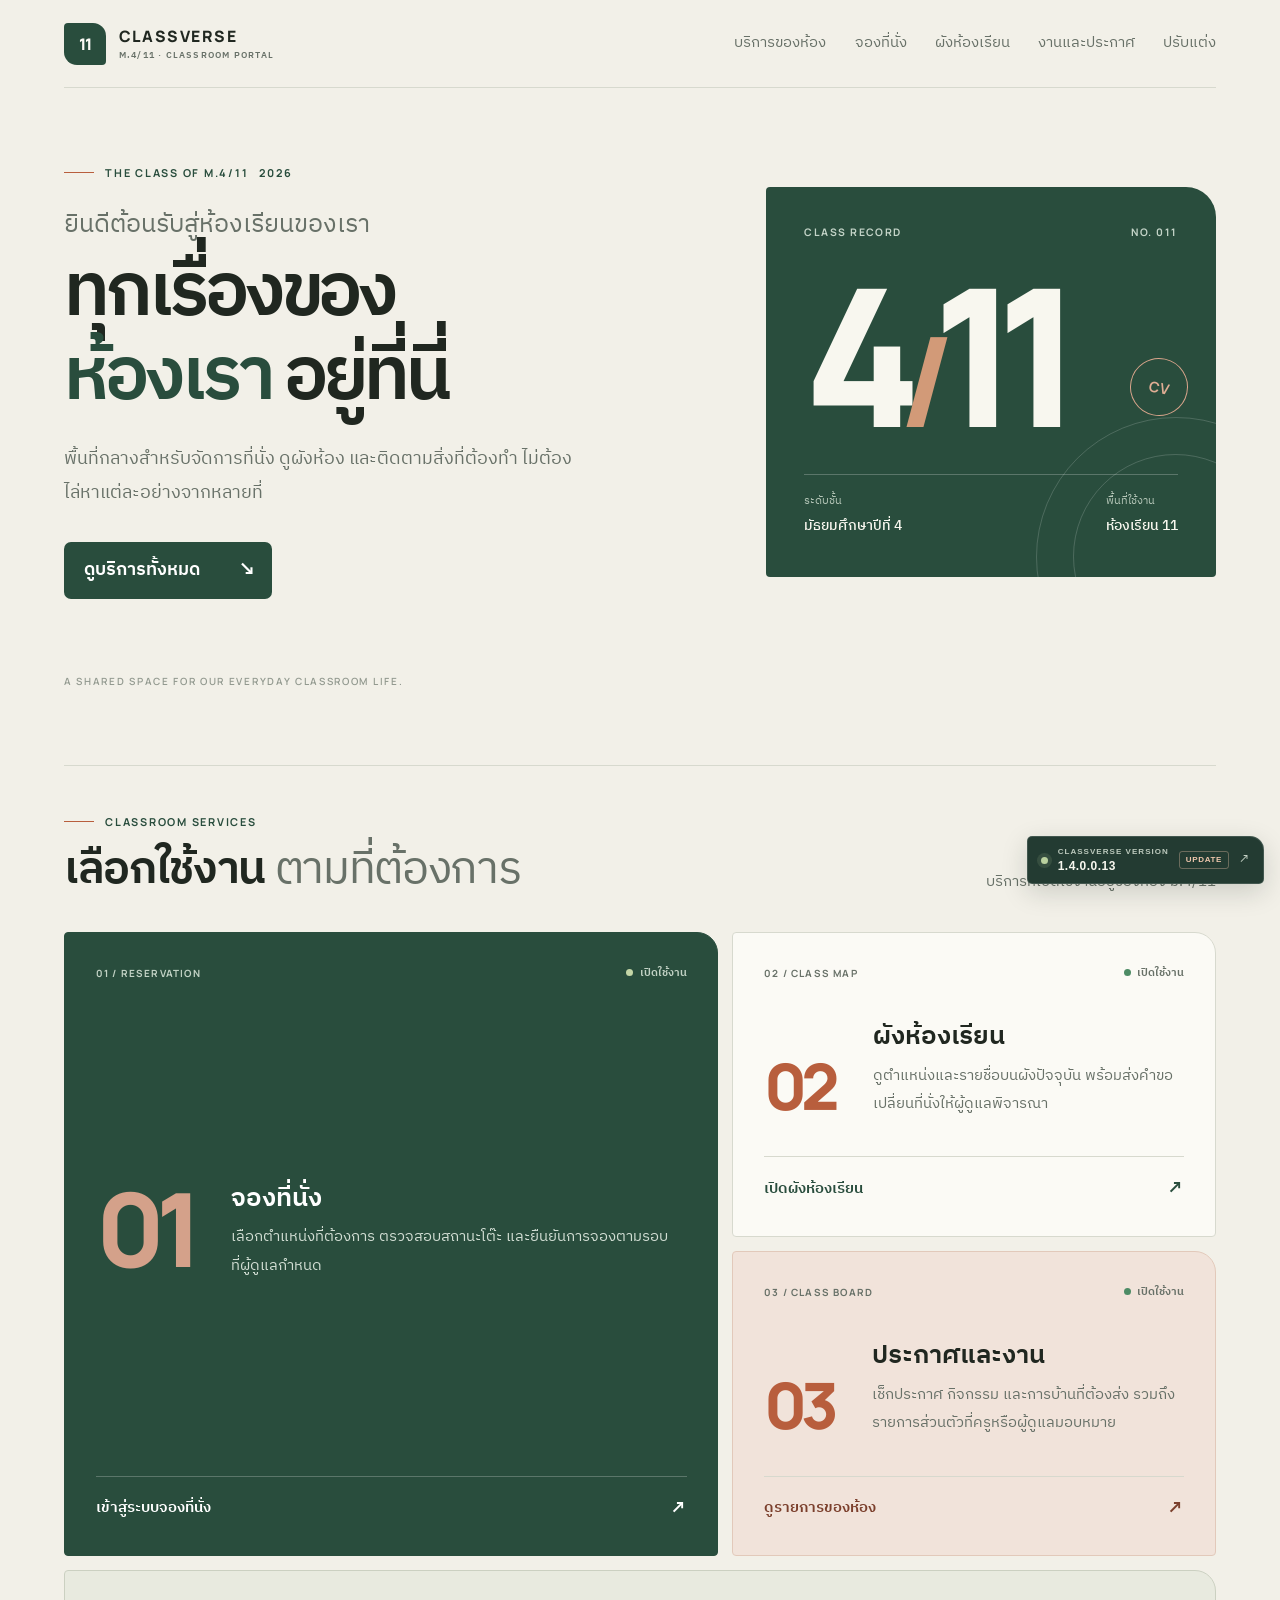
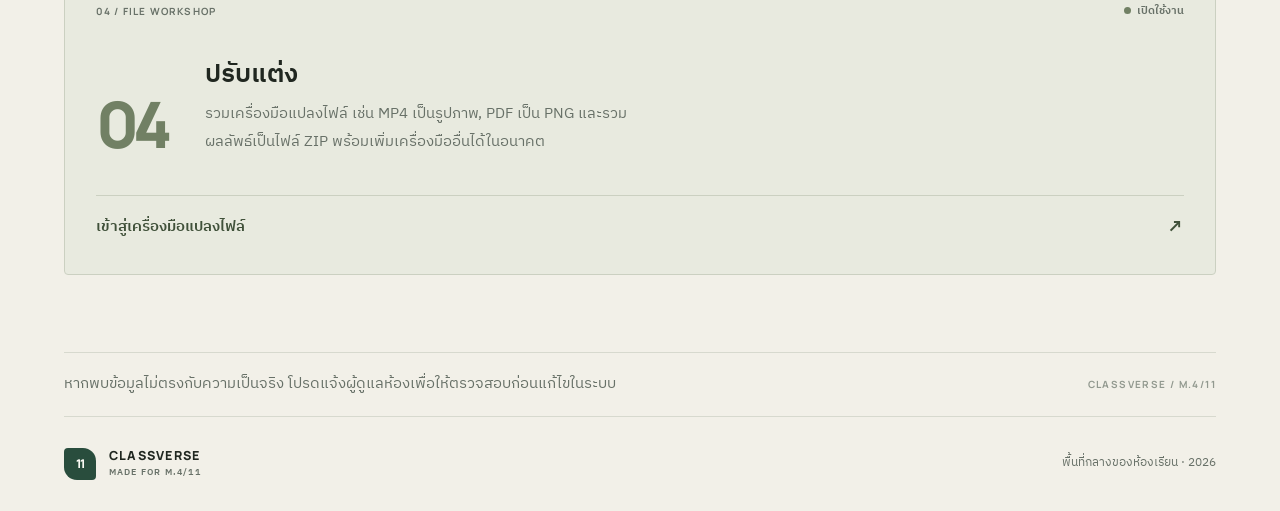
<file: index.html>
<!doctype html>
<html lang="th">
<head>
  <meta charset="utf-8">
  <meta name="viewport" content="width=device-width, initial-scale=1">
  <meta name="theme-color" content="#f2f0e8">
  <meta name="color-scheme" content="light">
  <meta name="description" content="ClassVerse M.4/11 — พื้นที่รวมระบบจองที่นั่ง ผังห้องเรียน และงานประจำห้อง">
  <meta property="og:title" content="ClassVerse M.4/11">
  <meta property="og:description" content="ศูนย์กลางข้อมูลและบริการของห้อง ม.4/11">
  <title>ClassVerse M.4/11 — ห้องเรียนของเรา</title>
  <link rel="stylesheet" href="./assets/css/tokens.css">
  <link rel="stylesheet" href="./style.css">
  <link rel="stylesheet" href="./assets/css/loading.css">
  <script src="./assets/js/loading.js" defer></script>
  <script src="./assets/js/motion.js" defer></script>
  <script src="./app.js" defer></script>
  <link rel="stylesheet" href="./assets/css/version.css">
  <script src="./assets/js/version.js" defer></script>
</head>
<body>
  <a class="skip-link" href="#main-content">ข้ามไปยังเนื้อหาหลัก</a>
  <header class="site-header">
    <a class="brand" href="./" aria-label="ClassVerse หน้าหลัก">
      <span class="brand__mark" aria-hidden="true">11</span>
      <span class="brand__name">CLASSVERSE<small>M.4/11 · CLASSROOM PORTAL</small></span>
    </a>
    <button class="nav-toggle" id="navToggle" type="button" aria-expanded="false" aria-controls="primaryNavigation">
      <span class="nav-toggle__line" aria-hidden="true"></span>
      <span class="nav-toggle__line" aria-hidden="true"></span>
      <span class="sr-only">เปิดเมนูนำทาง</span>
    </button>
    <nav class="primary-nav" id="primaryNavigation" aria-label="เมนูหลัก">
      <a href="#services">บริการของห้อง</a>
      <a href="./booking/">จองที่นั่ง</a>
      <a href="./seating/">ผังห้องเรียน</a>
      <a href="./todo/">งานและประกาศ</a>
      <a href="./customize/">ปรับแต่ง</a>
    </nav>
  </header>

  <main id="main-content">
    <section class="hero" aria-labelledby="heroTitle">
      <div class="hero__copy">
        <p class="eyebrow"><span class="eyebrow__rule" aria-hidden="true"></span> THE CLASS OF M.4/11 <span>2026</span></p>
        <p class="hero__intro">ยินดีต้อนรับสู่ห้องเรียนของเรา</p>
        <h1 id="heroTitle">ทุกเรื่องของ<br><em>ห้องเรา</em> อยู่ที่นี่</h1>
        <p class="hero__description">พื้นที่กลางสำหรับจัดการที่นั่ง ดูผังห้อง และติดตามสิ่งที่ต้องทำ ไม่ต้องไล่หาแต่ละอย่างจากหลายที่</p>
        <a class="button button--primary" href="#services">ดูบริการทั้งหมด <span aria-hidden="true">↘</span></a>
      </div>
      <aside class="hero-note" aria-label="ข้อมูลประจำห้อง">
        <div class="hero-note__top"><span>CLASS RECORD</span><span>NO. 011</span></div>
        <p class="hero-note__number" aria-hidden="true">4<span>/</span>11</p>
        <div class="hero-note__bottom">
          <div><small>ระดับชั้น</small><strong>มัธยมศึกษาปีที่ 4</strong></div>
          <div><small>พื้นที่ใช้งาน</small><strong>ห้องเรียน 11</strong></div>
        </div>
        <span class="hero-note__seal" aria-hidden="true">CV</span>
      </aside>
      <p class="hero__footnote">A SHARED SPACE FOR OUR EVERYDAY CLASSROOM LIFE.</p>
    </section>

    <section class="services" id="services" aria-labelledby="servicesTitle">
      <header class="section-heading">
        <div>
          <p class="eyebrow"><span class="eyebrow__rule" aria-hidden="true"></span> CLASSROOM SERVICES</p>
          <h2 id="servicesTitle">เลือกใช้งาน <span>ตามที่ต้องการ</span></h2>
        </div>
        <p class="section-heading__note">บริการที่เปิดใช้งานอยู่ของห้อง ม.4/11</p>
      </header>

      <div class="service-grid">
        <article class="service-card service-card--booking">
          <div class="service-card__meta"><span>01 / RESERVATION</span><span class="service-status"><i aria-hidden="true"></i> เปิดใช้งาน</span></div>
          <div class="service-card__body">
            <p class="service-card__index" aria-hidden="true">01</p>
            <div>
              <h3>จองที่นั่ง</h3>
              <p>เลือกตำแหน่งที่ต้องการ ตรวจสอบสถานะโต๊ะ และยืนยันการจองตามรอบที่ผู้ดูแลกำหนด</p>
            </div>
          </div>
          <a class="service-card__link" href="./booking/">เข้าสู่ระบบจองที่นั่ง <span aria-hidden="true">↗</span></a>
        </article>

        <article class="service-card service-card--seating">
          <div class="service-card__meta"><span>02 / CLASS MAP</span><span class="service-status"><i aria-hidden="true"></i> เปิดใช้งาน</span></div>
          <div class="service-card__body">
            <p class="service-card__index" aria-hidden="true">02</p>
            <div>
              <h3>ผังห้องเรียน</h3>
              <p>ดูตำแหน่งและรายชื่อบนผังปัจจุบัน พร้อมส่งคำขอเปลี่ยนที่นั่งให้ผู้ดูแลพิจารณา</p>
            </div>
          </div>
          <a class="service-card__link" href="./seating/">เปิดผังห้องเรียน <span aria-hidden="true">↗</span></a>
        </article>

        <article class="service-card service-card--tasks">
          <div class="service-card__meta"><span>03 / CLASS BOARD</span><span class="service-status"><i aria-hidden="true"></i> เปิดใช้งาน</span></div>
          <div class="service-card__body">
            <p class="service-card__index" aria-hidden="true">03</p>
            <div>
              <h3>ประกาศและงาน</h3>
              <p>เช็กประกาศ กิจกรรม และการบ้านที่ต้องส่ง รวมถึงรายการส่วนตัวที่ครูหรือผู้ดูแลมอบหมาย</p>
            </div>
          </div>
          <a class="service-card__link" href="./todo/">ดูรายการของห้อง <span aria-hidden="true">↗</span></a>
        </article>

        <article class="service-card service-card--customize">
          <div class="service-card__meta"><span>04 / FILE WORKSHOP</span><span class="service-status"><i aria-hidden="true"></i> เปิดใช้งาน</span></div>
          <div class="service-card__body">
            <p class="service-card__index" aria-hidden="true">04</p>
            <div>
              <h3>ปรับแต่ง</h3>
              <p>รวมเครื่องมือแปลงไฟล์ เช่น MP4 เป็นรูปภาพ, PDF เป็น PNG และรวมผลลัพธ์เป็นไฟล์ ZIP พร้อมเพิ่มเครื่องมืออื่นได้ในอนาคต</p>
            </div>
          </div>
          <a class="service-card__link" href="./customize/">เข้าสู่เครื่องมือแปลงไฟล์ <span aria-hidden="true">↗</span></a>
        </article>
      </div>
    </section>

    <section class="portal-note" aria-label="ข้อมูลการใช้งาน">
      <p>หากพบข้อมูลไม่ตรงกับความเป็นจริง โปรดแจ้งผู้ดูแลห้องเพื่อให้ตรวจสอบก่อนแก้ไขในระบบ</p>
      <span>CLASSVERSE / M.4/11</span>
    </section>
  </main>

  <footer class="site-footer">
    <a class="brand brand--footer" href="./"><span class="brand__mark" aria-hidden="true">11</span><span class="brand__name">CLASSVERSE<small>MADE FOR M.4/11</small></span></a>
    <p>พื้นที่กลางของห้องเรียน · <span id="currentYear">2026</span></p>
  </footer>
</body>
</html>
</file>
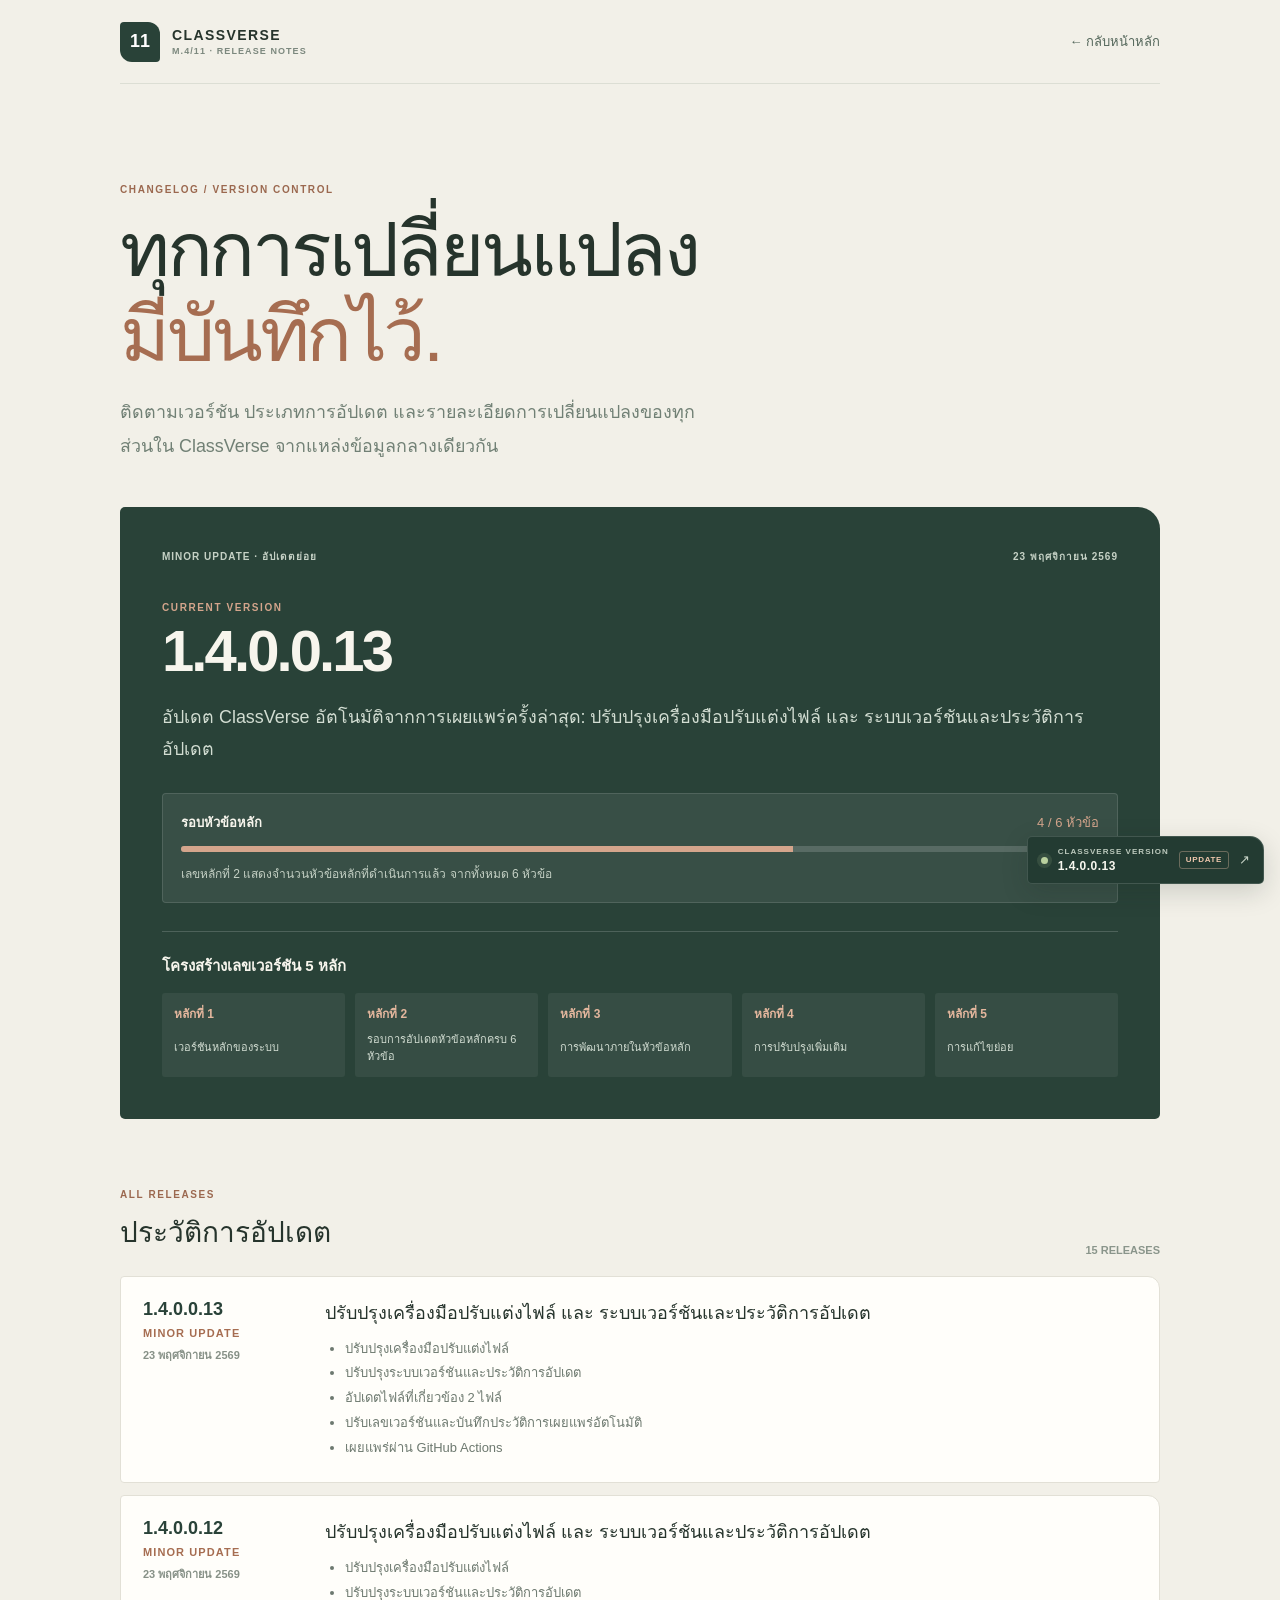
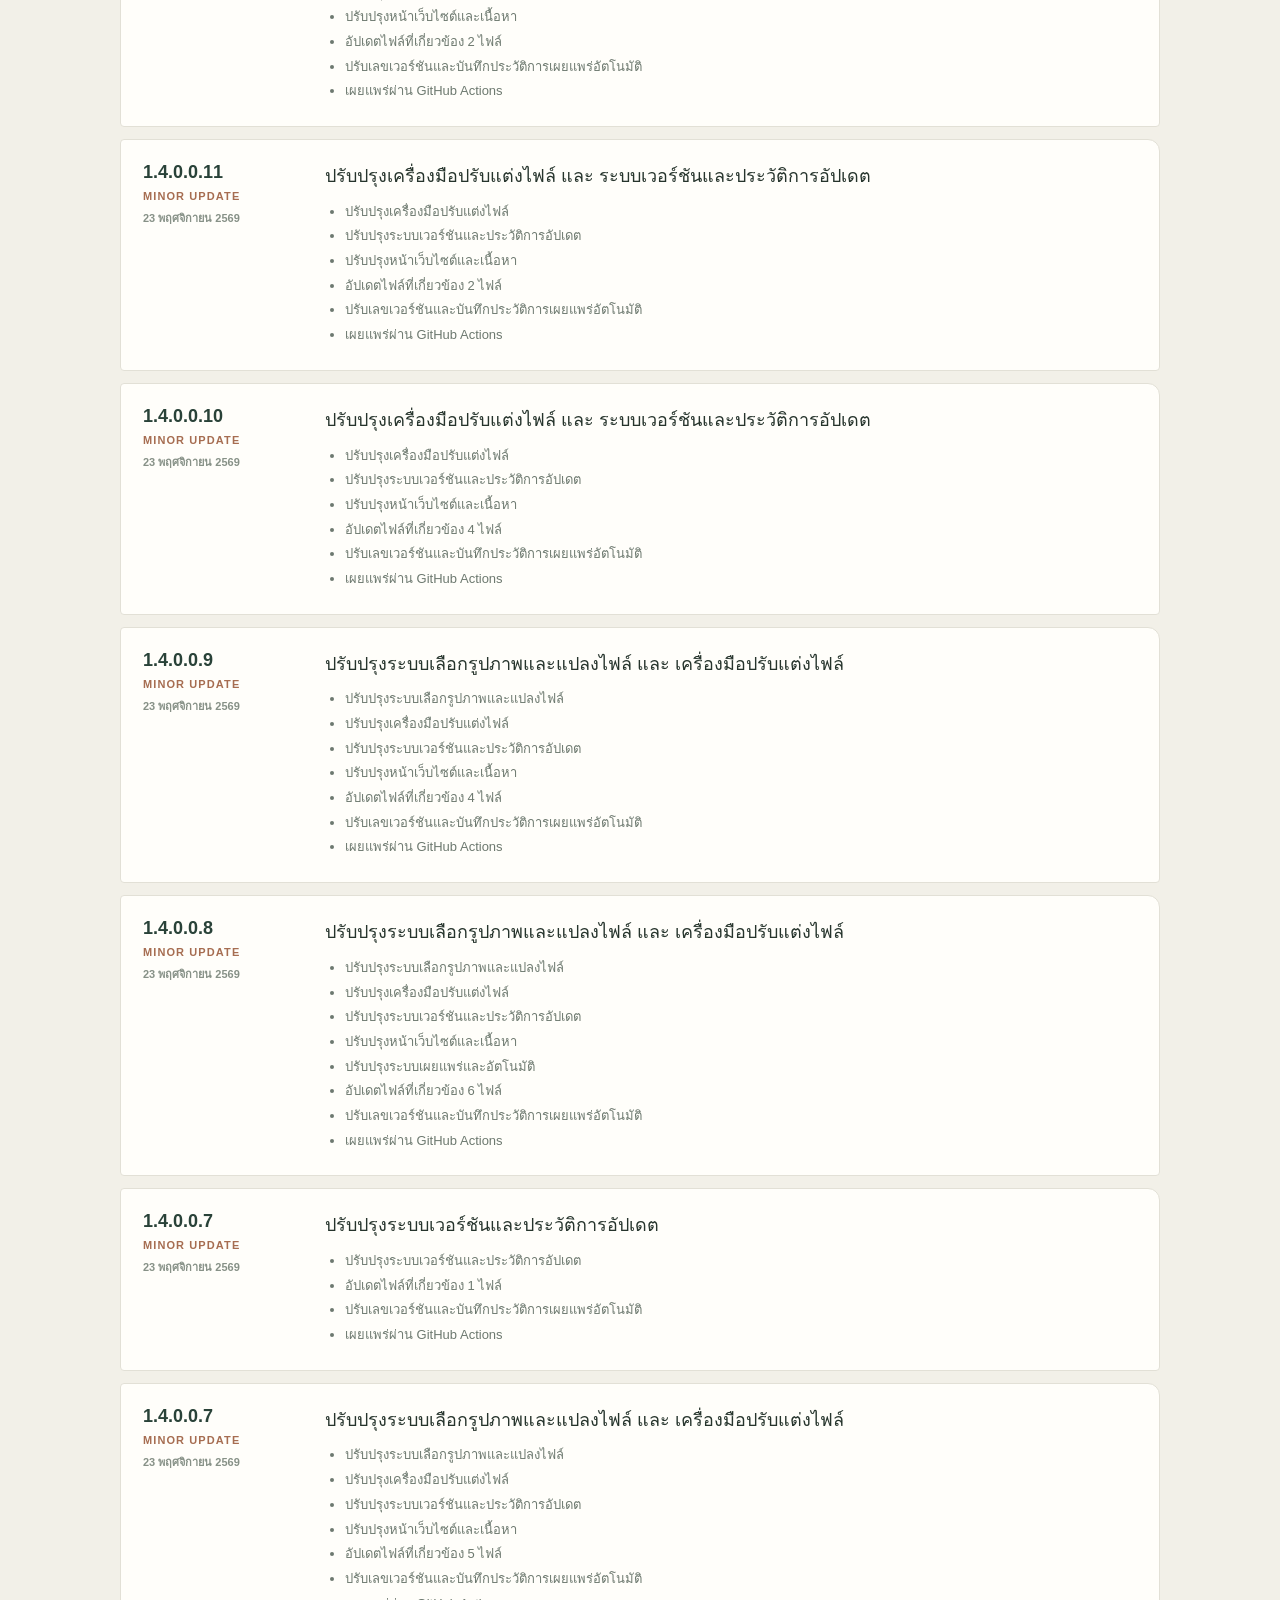
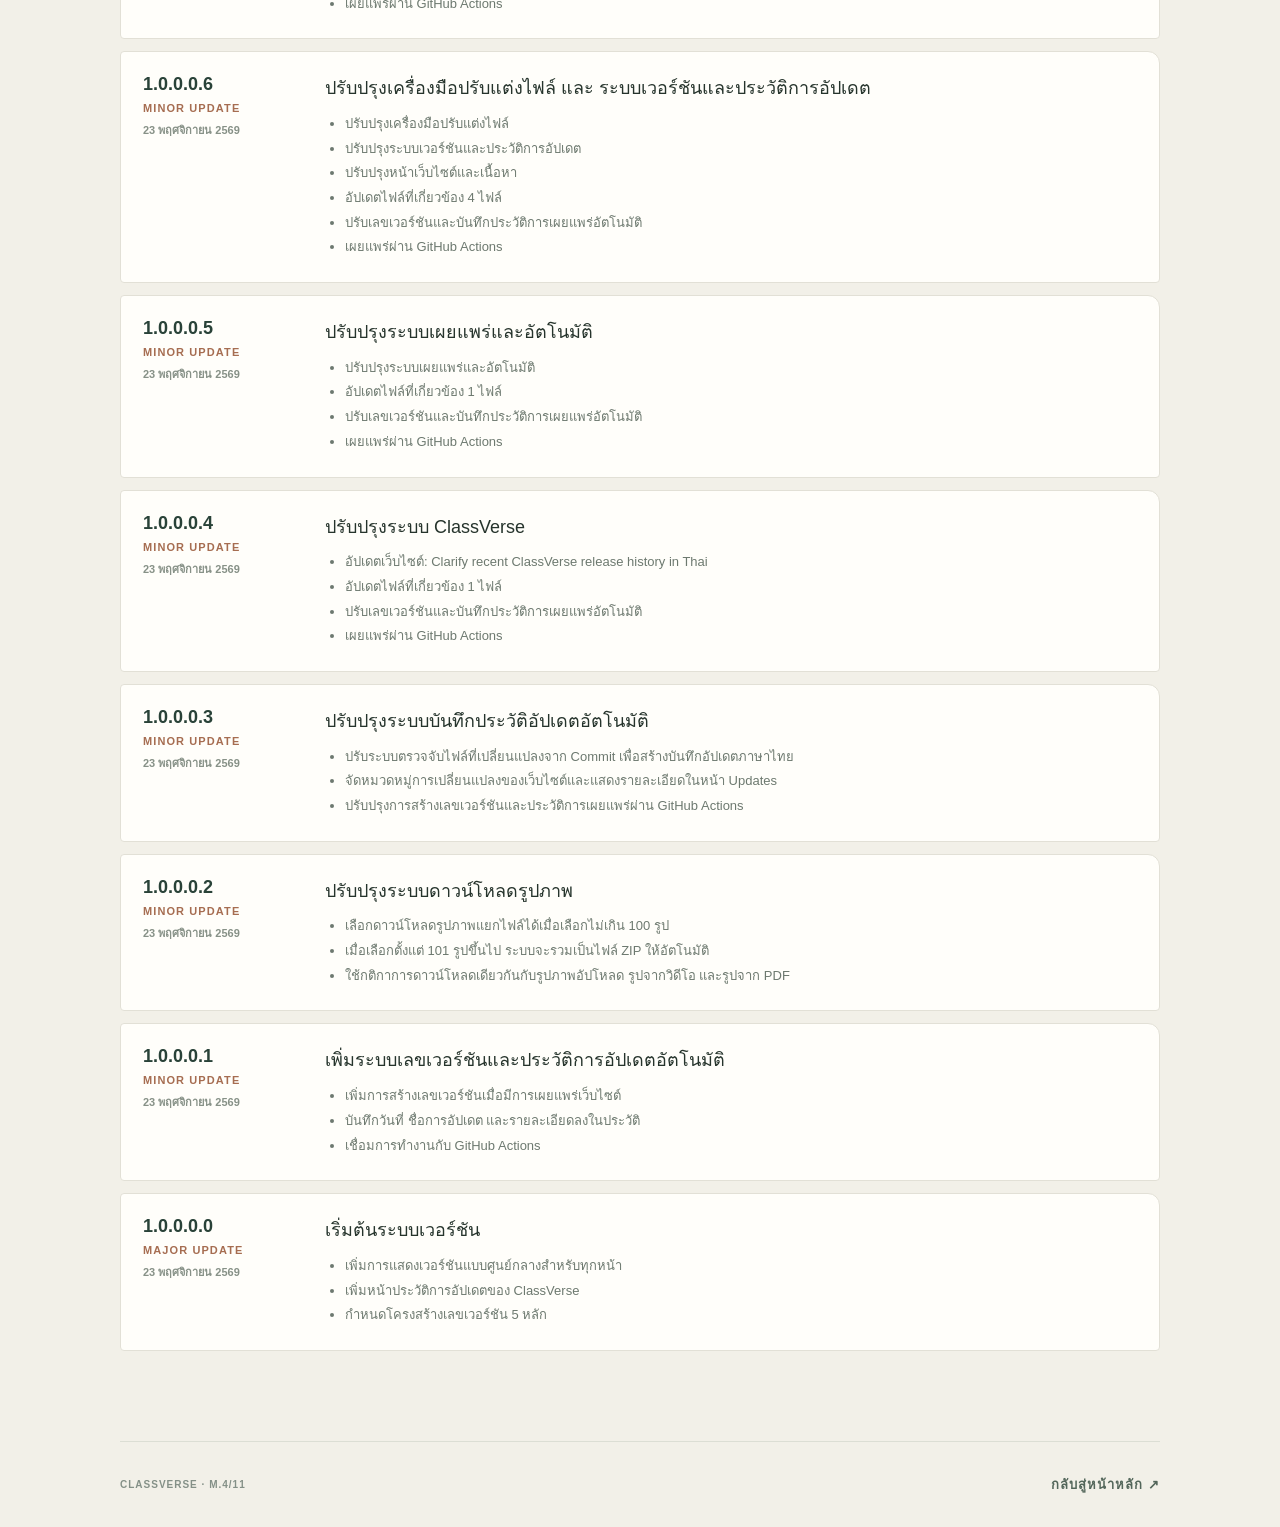
<file: updates/index.html>
<!doctype html>
<html lang="th">
<head>
  <meta charset="utf-8">
  <meta name="viewport" content="width=device-width, initial-scale=1">
  <meta name="theme-color" content="#f2f0e8">
  <meta name="description" content="ประวัติการอัปเดตและรายละเอียดเวอร์ชันของ ClassVerse M.4/11">
  <title>ประวัติการอัปเดต · ClassVerse M.4/11</title>
  <link rel="stylesheet" href="../assets/css/tokens.css">
  <link rel="stylesheet" href="style.css">
  <link rel="stylesheet" href="../assets/css/version.css">
  <script src="../assets/js/version.js" defer></script>
  <script src="app.js" defer></script>
</head>
<body>
  <header class="updates-header">
    <a class="updates-brand" href="../"><span>11</span><strong>CLASSVERSE<small>M.4/11 · RELEASE NOTES</small></strong></a>
    <a class="back-link" href="../">← กลับหน้าหลัก</a>
  </header>
  <main class="updates-main">
    <section class="updates-hero">
      <p class="eyebrow">CHANGELOG / VERSION CONTROL</p>
      <h1>ทุกการเปลี่ยนแปลง<br><em>มีบันทึกไว้.</em></h1>
      <p>ติดตามเวอร์ชัน ประเภทการอัปเดต และรายละเอียดการเปลี่ยนแปลงของทุกส่วนใน ClassVerse จากแหล่งข้อมูลกลางเดียวกัน</p>
    </section>
    <section class="current-release" aria-labelledby="currentTitle">
      <div class="release-topline"><span id="releaseType">กำลังโหลดประเภทการอัปเดต</span><span id="updatedAt">—</span></div>
      <p class="release-kicker">CURRENT VERSION</p>
      <h2 id="currentTitle">กำลังโหลด…</h2>
      <p id="releaseSummary" class="release-summary">กำลังอ่านข้อมูลเวอร์ชันล่าสุด</p>
      <div class="cycle-panel">
        <div class="cycle-heading"><strong>รอบหัวข้อหลัก</strong><span id="cycleCount">0 / 6 หัวข้อ</span></div>
        <div class="cycle-track" role="progressbar" aria-label="ความคืบหน้าหัวข้อหลัก" aria-valuemin="0" aria-valuemax="6" aria-valuenow="0" id="cycleProgress"><span id="cycleBar"></span></div>
        <p id="cycleNote"></p>
      </div>
      <div class="version-meaning">
        <h3>โครงสร้างเลขเวอร์ชัน 5 หลัก</h3>
        <ol>
          <li><b>หลักที่ 1</b><span>เวอร์ชันหลักของระบบ</span></li>
          <li><b>หลักที่ 2</b><span>รอบการอัปเดตหัวข้อหลักครบ 6 หัวข้อ</span></li>
          <li><b>หลักที่ 3</b><span>การพัฒนาภายในหัวข้อหลัก</span></li>
          <li><b>หลักที่ 4</b><span>การปรับปรุงเพิ่มเติม</span></li>
          <li><b>หลักที่ 5</b><span>การแก้ไขย่อย</span></li>
        </ol>
      </div>
    </section>
    <section class="history-section" aria-labelledby="historyTitle">
      <div class="history-heading"><div><p class="eyebrow">ALL RELEASES</p><h2 id="historyTitle">ประวัติการอัปเดต</h2></div><span id="historyCount">—</span></div>
      <div id="historyList" class="history-list" aria-live="polite"><p class="loading-state">กำลังโหลดประวัติ…</p></div>
    </section>
  </main>
  <footer class="updates-footer"><span>CLASSVERSE · M.4/11</span><a href="../">กลับสู่หน้าหลัก ↗</a></footer>
</body>
</html>
</file>
<file: assets/css/tokens.css>
@import url('https://fonts.googleapis.com/css2?family=IBM+Plex+Sans+Thai:wght@300;400;500;600;700&family=Manrope:wght@400;500;600;700;800&display=swap');

:root {
  color-scheme: light;
  --color-canvas: #f2f0e8;
  --color-paper: #fbfaf5;
  --color-paper-muted: #e9e8df;
  --color-ink: #202720;
  --color-muted: #687168;
  --color-faint: #92998f;
  --color-line: #d7d9ce;
  --color-line-strong: #b9c0b5;
  --color-brand: #294d3d;
  --color-brand-strong: #1d392d;
  --color-brand-soft: #e0e9df;
  --color-accent: #b85e3d;
  --color-accent-soft: #f1e3da;
  --color-warning: #94602e;
  --color-danger: #a43f37;
  --color-success: #2f7552;
  --font-body: 'IBM Plex Sans Thai', 'Noto Sans Thai', sans-serif;
  --font-display: 'Manrope', 'IBM Plex Sans Thai', sans-serif;
  --font-xs: clamp(.72rem, .68rem + .12vw, .8rem);
  --font-sm: clamp(.84rem, .8rem + .16vw, .94rem);
  --font-md: clamp(1rem, .96rem + .2vw, 1.12rem);
  --font-lg: clamp(1.25rem, 1.1rem + .6vw, 1.65rem);
  --font-xl: clamp(1.8rem, 1.35rem + 1.8vw, 2.9rem);
  --font-display-xl: clamp(2.6rem, 5.8vw, 5.6rem);
  --space-1: .35rem;
  --space-2: .6rem;
  --space-3: .9rem;
  --space-4: 1.2rem;
  --space-5: 1.6rem;
  --space-6: 2.2rem;
  --space-7: 3rem;
  --space-8: clamp(3.5rem, 6vw, 5.5rem);
  --radius-sm: 7px;
  --radius-md: 13px;
  --radius-lg: 21px;
  --radius-xl: 30px;
  --content-width: 1280px;
  --focus-ring: 0 0 0 3px rgb(41 77 61 / 22%);
  --ease-out-expo: cubic-bezier(0.16, 1, 0.3, 1);
  --ease-spring: cubic-bezier(0.34, 1.56, 0.64, 1);
  --ease-in-out: cubic-bezier(0.65, 0, 0.35, 1);
  --ease-standard: var(--ease-out-expo);
}

*, *::before, *::after { box-sizing: border-box; }
html { scroll-behavior: smooth; text-size-adjust: 100%; }
body {
  margin: 0;
  min-width: 320px;
  min-height: 100vh;
  color: var(--color-ink);
  background: var(--color-canvas);
  font-family: var(--font-body);
  font-size: var(--font-md);
  line-height: 1.65;
  -webkit-font-smoothing: antialiased;
}
button, input, select, textarea { font: inherit; }
button, a { -webkit-tap-highlight-color: transparent; }
a { color: inherit; }
button { color: inherit; }
:focus-visible { outline: 2px solid var(--color-brand); outline-offset: 3px; }
[hidden] { display: none !important; }
::selection { color: #fff; background: var(--color-brand); }
</file>
<file: style.css>
body { background: var(--color-canvas); }
.skip-link { position: absolute; left: 1rem; top: -4rem; z-index: 20; padding: .7rem 1rem; color: #fff; background: var(--color-brand); border-radius: var(--radius-sm); }
.skip-link:focus { top: 1rem; }
.sr-only { position: absolute; width: 1px; height: 1px; padding: 0; margin: -1px; overflow: hidden; clip: rect(0,0,0,0); white-space: nowrap; border: 0; }
.site-header, main, .site-footer { width: min(calc(100% - 2 * clamp(1rem, 5vw, 4.5rem)), var(--content-width)); margin-inline: auto; }
.site-header { min-height: 88px; display: flex; align-items: center; justify-content: space-between; gap: var(--space-5); border-bottom: 1px solid var(--color-line); }
.brand { display: inline-flex; align-items: center; gap: .8rem; text-decoration: none; }
.brand__mark { width: 42px; height: 42px; display: grid; place-items: center; color: var(--color-paper); background: var(--color-brand); border-radius: 4px 13px 4px 13px; font: 800 1rem var(--font-display); letter-spacing: -.08em; }
.brand__name { display: grid; gap: 1px; font: 800 .98rem var(--font-display); letter-spacing: .1em; }
.brand__name small { color: var(--color-muted); font: 600 .58rem var(--font-body); letter-spacing: .13em; }
.primary-nav { display: flex; align-items: center; gap: clamp(1rem, 2.2vw, 2rem); }
.primary-nav a { color: var(--color-muted); text-decoration: none; font-size: var(--font-sm); transition: color .2s; }
.primary-nav a:hover { color: var(--color-brand); }
.nav-toggle { display: none; padding: .55rem; border: 1px solid var(--color-line); border-radius: var(--radius-sm); background: transparent; }
.hero { position: relative; display: grid; grid-template-columns: minmax(0, 1.15fr) minmax(300px, .85fr); align-items: center; gap: clamp(2rem, 7vw, 7rem); min-height: min(670px, calc(100svh - 90px)); padding-block: var(--space-8); }
.hero__copy { max-width: 680px; }
.eyebrow { display: flex; align-items: center; gap: .7rem; margin: 0 0 1.5rem; color: var(--color-brand); font: 700 .68rem var(--font-display); letter-spacing: .16em; }
.eyebrow__rule { width: 30px; height: 1px; background: var(--color-accent); }
.hero__intro { margin: 0; color: var(--color-muted); font-size: var(--font-lg); }
.hero h1 { margin: .4rem 0 1.4rem; font-size: var(--font-display-xl); line-height: 1.13; letter-spacing: -.055em; font-weight: 600; }
.hero h1 em { color: var(--color-brand); font-style: normal; }
.hero__description { max-width: 520px; margin: 0; color: var(--color-muted); font-size: var(--font-md); line-height: 1.9; }
.button { min-height: 50px; display: inline-flex; align-items: center; justify-content: space-between; gap: 2.4rem; margin-top: 2rem; padding: .7rem 1rem .7rem 1.25rem; border-radius: var(--radius-sm); text-decoration: none; font-weight: 600; transition: transform .2s var(--ease-standard), background .2s; }
.button:hover { transform: translateY(-2px); }
.button--primary { color: #fff; background: var(--color-brand); }
.button--primary:hover { background: var(--color-brand-strong); }
.button--primary span { font-size: 1.3rem; }
.hero-note { position: relative; isolation: isolate; min-height: 390px; max-width: 450px; width: 100%; justify-self: end; display: flex; flex-direction: column; justify-content: space-between; overflow: hidden; padding: clamp(1.5rem, 3vw, 2.4rem); color: #f8f7ef; background: var(--color-brand); border-radius: 4px var(--radius-xl) 4px 4px; }
.hero-note::before { content: ""; position: absolute; z-index: -1; width: 280px; height: 280px; right: -100px; bottom: -120px; border: 1px solid rgb(255 255 255 / 17%); border-radius: 50%; }
.hero-note::after { content: ""; position: absolute; z-index: -1; width: 205px; height: 205px; right: -62px; bottom: -82px; border: 1px solid rgb(255 255 255 / 17%); border-radius: 50%; }
.hero-note__top, .hero-note__bottom { display: flex; justify-content: space-between; gap: 1rem; }
.hero-note__top { color: #c4d4c8; font: 700 .65rem var(--font-display); letter-spacing: .14em; }
.hero-note__number { margin: .6rem 0 1rem; font: 800 clamp(7rem, 15vw, 12rem)/.85 var(--font-display); letter-spacing: -.12em; }
.hero-note__number span { color: #d29a78; font-size: .65em; }
.hero-note__bottom { position: relative; z-index: 1; padding-top: 1.1rem; border-top: 1px solid rgb(255 255 255 / 23%); }
.hero-note__bottom div { display: grid; gap: .25rem; }
.hero-note__bottom small { color: #b5c6b8; font-size: .68rem; }
.hero-note__bottom strong { font-size: .9rem; font-weight: 500; }
.hero-note__seal { position: absolute; right: 28px; top: 44%; width: 58px; height: 58px; display: grid; place-items: center; border: 1px solid #d8a48b; border-radius: 50%; color: #e0ad94; font: 700 .9rem var(--font-display); transform: rotate(12deg); }
.hero__footnote { grid-column: 1 / -1; align-self: end; margin: -1rem 0 0; color: var(--color-faint); font: 600 .62rem var(--font-display); letter-spacing: .17em; }
.services { padding-block: var(--space-7) var(--space-8); border-top: 1px solid var(--color-line); }
.section-heading { display: flex; align-items: end; justify-content: space-between; gap: 2rem; margin-bottom: 2rem; }
.section-heading .eyebrow { margin-bottom: .65rem; }
.section-heading h2 { margin: 0; font-size: var(--font-xl); line-height: 1.35; font-weight: 600; letter-spacing: -.03em; }
.section-heading h2 span { color: var(--color-muted); font-weight: 400; }
.section-heading__note { max-width: 260px; margin: 0 0 .35rem; color: var(--color-muted); font-size: var(--font-sm); text-align: right; }
.service-grid { display: grid; grid-template-columns: minmax(0, 1.15fr) minmax(280px, .85fr); gap: 14px; }
.service-card { min-width: 0; min-height: 265px; display: flex; flex-direction: column; justify-content: space-between; padding: clamp(1.3rem, 2.4vw, 2rem); background: var(--color-paper); border: 1px solid var(--color-line); border-radius: 4px var(--radius-lg) 4px 4px; }
.service-card--booking { grid-row: span 2; min-height: 544px; color: #fff; background: var(--color-brand); border-color: var(--color-brand); }
.service-card--seating { min-height: 265px; }
.service-card--tasks { min-height: 265px; background: var(--color-accent-soft); border-color: #e2c9ba; }
.service-card__meta { display: flex; justify-content: space-between; align-items: center; gap: 1rem; color: var(--color-muted); font: 700 .62rem var(--font-display); letter-spacing: .12em; }
.service-card--booking .service-card__meta { color: #c2d2c5; }
.service-status { display: inline-flex; align-items: center; gap: .42rem; font: 600 .7rem var(--font-body); letter-spacing: 0; white-space: nowrap; }
.service-status i { width: 7px; height: 7px; background: #4d8b65; border-radius: 50%; }
.service-card--booking .service-status i { background: #c4d6a7; }
.service-card__body { display: grid; grid-template-columns: auto minmax(0, 1fr); align-items: end; gap: clamp(1rem, 3vw, 2.8rem); margin-block: 2.4rem; }
.service-card__index { margin: 0; color: var(--color-accent); font: 800 clamp(2rem, 5vw, 4.4rem)/1 var(--font-display); letter-spacing: -.09em; }
.service-card--booking .service-card__index { color: #d4a18a; font-size: clamp(4rem, 8vw, 7rem); }
.service-card h3 { margin: 0 0 .45rem; font-size: clamp(1.45rem, 2vw, 2rem); line-height: 1.35; font-weight: 600; }
.service-card p:not(.service-card__index) { max-width: 440px; margin: 0; color: var(--color-muted); font-size: var(--font-sm); line-height: 1.9; }
.service-card--booking p:not(.service-card__index) { color: #d1ddd3; }
.service-card__link { display: flex; justify-content: space-between; align-items: center; gap: 1rem; padding-top: 1rem; border-top: 1px solid var(--color-line); color: var(--color-brand); text-decoration: none; font-size: var(--font-sm); font-weight: 600; }
.service-card--booking .service-card__link { color: #fff; border-color: rgb(255 255 255 / 23%); }
.service-card--tasks .service-card__link { color: #7b3f2c; }
.service-card__link span { font-size: 1.2rem; transition: transform .2s; }
.service-card__link:hover span { transform: translate(3px, -3px); }
.portal-note { display: flex; justify-content: space-between; gap: 2rem; align-items: center; padding: 1.2rem 0; border-top: 1px solid var(--color-line); color: var(--color-muted); }
.portal-note p { margin: 0; font-size: var(--font-sm); }
.portal-note span { color: var(--color-faint); font: 700 .62rem var(--font-display); letter-spacing: .14em; white-space: nowrap; }
.site-footer { min-height: 95px; display: flex; justify-content: space-between; align-items: center; gap: 1.5rem; border-top: 1px solid var(--color-line); }
.brand--footer .brand__mark { width: 32px; height: 32px; font-size: .75rem; }
.brand--footer .brand__name { font-size: .78rem; }
.site-footer p { margin: 0; color: var(--color-muted); font-size: var(--font-xs); }
@media (max-width: 760px) {
  .site-header { min-height: 75px; }
  .nav-toggle { width: 42px; height: 42px; display: grid; align-content: center; gap: 5px; }
  .nav-toggle__line { width: 18px; height: 1px; background: var(--color-ink); }
  .primary-nav { position: absolute; z-index: 10; top: 75px; right: clamp(1rem, 5vw, 4.5rem); left: clamp(1rem, 5vw, 4.5rem); display: grid; padding: 1rem; opacity: 0; visibility: hidden; pointer-events: none; transform: translateY(-8px); transition: opacity 220ms var(--ease-out-expo), transform 220ms var(--ease-out-expo), visibility 220ms; background: var(--color-paper); border: 1px solid var(--color-line); border-radius: var(--radius-md); box-shadow: 0 12px 24px rgb(32 39 32 / 8%); }
  .primary-nav.is-open { opacity: 1; visibility: visible; pointer-events: auto; transform: translateY(0); }
  .primary-nav a { padding: .7rem .4rem; border-bottom: 1px solid var(--color-line); }
  .primary-nav a:last-child { border-bottom: 0; }
  .hero { grid-template-columns: minmax(0, 1fr); gap: 2rem; min-height: auto; padding-block: 3.5rem; }
  .hero-note { justify-self: stretch; max-width: none; min-height: 300px; }
  .hero__footnote { margin-top: -.5rem; }
  .section-heading { display: block; }
  .section-heading__note { margin-top: .7rem; text-align: left; }
  .service-grid { grid-template-columns: minmax(0, 1fr); }
  .service-card--booking { grid-row: auto; min-height: 340px; }
  .service-card--seating, .service-card--tasks { min-height: 245px; }
}
@media (prefers-reduced-motion: reduce) {
  html { scroll-behavior: auto; }
  *, *::before, *::after { transition-duration: .01ms !important; animation-duration: .01ms !important; }
}


/* Shared motion, tactile feedback, and accessible focus states. */
:root {
  --ease-out-expo: cubic-bezier(0.16, 1, 0.3, 1);
  --ease-spring: cubic-bezier(0.34, 1.56, 0.64, 1);
  --ease-in-out: cubic-bezier(0.65, 0, 0.35, 1);
}
.motion-enter { opacity: 1; transform: none; }
.motion-ready.motion-active .motion-enter {
  animation: cv-enter 640ms var(--ease-out-expo) both;
  animation-delay: var(--motion-delay, 0ms);
}
@keyframes cv-enter {
  from { opacity: 0; transform: translate3d(0, 20px, 0); }
  to { opacity: 1; transform: translate3d(0, 0, 0); }
}
.motion-exit body { animation: cv-exit 180ms var(--ease-out-expo) both; }
@keyframes cv-exit { to { opacity: 0; transform: scale(.98) translateY(8px); } }
button, a, [role="button"], .service-card, .task-card, .seat, .filter {
  transition-property: transform, box-shadow, background-color, border-color, color, opacity;
  transition-duration: 220ms;
  transition-timing-function: var(--ease-out-expo);
}
button:hover:not(:disabled), [role="button"]:hover, .service-card:hover, .task-card:hover { transform: translateY(-2px); }
button:active:not(:disabled), [role="button"]:active, .service-card__link:active, .button:active, .filter:active, .seat:active {
  transform: scale(.96); transition-duration: 100ms; transition-timing-function: var(--ease-spring);
}
button:focus-visible, a:focus-visible, [role="button"]:focus-visible {
  outline: 2px solid var(--color-brand); outline-offset: 3px;
  box-shadow: 0 0 0 5px color-mix(in srgb, var(--color-brand) 16%, transparent);
}
.motion-ripple-host { isolation: isolate; }
.motion-ripple {
  position: absolute; left: var(--ripple-x, 50%); top: var(--ripple-y, 50%);
  width: 12px; height: 12px; z-index: 0; pointer-events: none; border-radius: 50%;
  background: currentColor; opacity: .18; transform: translate(-50%, -50%) scale(0);
  animation: cv-ripple 520ms var(--ease-out-expo) forwards;
}
@keyframes cv-ripple { to { opacity: 0; transform: translate(-50%, -50%) scale(18); } }
input, textarea, select {
  transition: border-color 220ms var(--ease-out-expo), box-shadow 220ms var(--ease-out-expo), background-color 220ms var(--ease-out-expo);
}
input:focus, textarea:focus, select:focus, label:focus-within input, label:focus-within textarea, label:focus-within select {
  border-color: var(--color-brand) !important;
  box-shadow: 0 0 0 3px color-mix(in srgb, var(--color-brand) 15%, transparent), 0 0 18px color-mix(in srgb, var(--color-brand) 8%, transparent);
}
.motion-form-pending { opacity: .76; transition: opacity 220ms var(--ease-out-expo); }
.motion-submitting, .motion-disabled { pointer-events: none !important; }
.motion-submitting::after, .motion-disabled::after {
  content: ""; display: inline-block; width: 1em; height: 1em; margin-inline-start: .55em; vertical-align: -.15em;
  border: 2px solid currentColor; border-right-color: transparent; border-radius: 50%;
  animation: cv-spin 720ms var(--ease-in-out) infinite;
}
@keyframes cv-spin { to { transform: rotate(360deg); } }
.motion-invalid { animation: cv-shake 360ms var(--ease-spring); border-color: var(--color-danger) !important; }
@keyframes cv-shake {
  0%, 100% { transform: translateX(0); } 22% { transform: translateX(-4px); }
  45% { transform: translateX(4px); } 68% { transform: translateX(-2px); } 85% { transform: translateX(2px); }
}
@media (prefers-reduced-motion: reduce) {
  .motion-ready.motion-active .motion-enter, .motion-exit body, .motion-ripple,
  .motion-submitting::after, .motion-disabled::after, .motion-invalid { animation: none !important; }
  *, *::before, *::after { transition-duration: .01ms !important; scroll-behavior: auto !important; }
}

/* Added loading shimmer, floating focus labels, and status feedback. */
.motion-dynamic-enter { opacity: 0; transform: translate3d(0, 12px, 0); }
.motion-dynamic-active { animation: cv-enter 520ms var(--ease-out-expo) both; animation-delay: var(--motion-delay, 0ms); }
.loading-card, .skeleton, [data-loading="true"] { position: relative; overflow: hidden; }
.loading-card::after, .skeleton::after, [data-loading="true"]::after {
  content: ""; position: absolute; inset: 0; pointer-events: none;
  background: linear-gradient(105deg, transparent 20%, rgb(255 255 255 / 45%) 48%, transparent 76%);
  transform: translateX(-110%); animation: cv-shimmer 1.45s var(--ease-in-out) infinite;
}
@keyframes cv-shimmer { to { transform: translateX(110%); } }
label:has(+ input:focus), label:has(+ textarea:focus), label:has(+ select:focus),
label:has(input:focus), label:has(textarea:focus), label:has(select:focus) {
  color: var(--color-brand); transform: translateY(-2px);
  transition: transform 220ms var(--ease-out-expo), color 220ms var(--ease-out-expo);
}
.motion-feedback-success, .motion-feedback-error {
  animation: cv-feedback-in 420ms var(--ease-spring) both;
  transform-origin: center left;
}
.motion-feedback-success { border-color: color-mix(in srgb, var(--color-success) 45%, var(--color-line)); }
.motion-feedback-success::before { content: "✓"; display: inline-block; margin-inline-end: .5em; color: var(--color-success); animation: cv-check-pop 420ms var(--ease-spring) both; }
.motion-feedback-error { border-color: color-mix(in srgb, var(--color-danger) 45%, var(--color-line)); }
@keyframes cv-feedback-in { from { opacity: 0; transform: translateY(-8px); } to { opacity: 1; transform: translateY(0); } }
@keyframes cv-check-pop { from { opacity: 0; transform: scale(.45) rotate(-25deg); } to { opacity: 1; transform: scale(1) rotate(0); } }

.motion-submitting::after, .motion-disabled::after { position: absolute; right: .75rem; margin-inline-start: 0; }
.scrim:not([hidden]), .modal-scrim:not([hidden]), .overlay:not([hidden]) { animation: cv-overlay-in 260ms var(--ease-out-expo) both; }
.scrim:not([hidden]) .dialog, .modal-scrim:not([hidden]) .modal, .overlay:not([hidden]) [role="dialog"] { animation: cv-dialog-in 420ms var(--ease-spring) both; }
@keyframes cv-overlay-in { from { opacity: 0; } to { opacity: 1; } }
@keyframes cv-dialog-in { from { opacity: 0; transform: translateY(14px) scale(.97); } to { opacity: 1; transform: translateY(0) scale(1); } }

.motion-feedback-success::before { content: none; }
.motion-checkmark { width: 1.15em; height: 1.15em; display: inline-block; margin-inline-end: .5em; vertical-align: -.2em; overflow: visible; color: var(--color-success); }
.motion-checkmark path { fill: none; stroke: currentColor; stroke-width: 2.6; stroke-linecap: round; stroke-linejoin: round; stroke-dasharray: 28; stroke-dashoffset: 28; animation: cv-check-draw 520ms var(--ease-out-expo) 80ms forwards; }
@keyframes cv-check-draw { to { stroke-dashoffset: 0; } }
.motion-feedback-error { animation: cv-feedback-in 420ms var(--ease-spring) both, cv-shake 360ms var(--ease-spring) 1; }


/* Option 04 — file workshop */
.service-card--customize {
  grid-column: 1 / -1;
  min-height: 220px;
  background: #e8eadf;
  border-color: #cbd0c1;
}
.service-card--customize .service-card__index { color: #718064; }
.service-card--customize .service-card__link { color: #40513a; border-color: #cbd0c1; }
.service-card--customize .service-status i { background: #718064; }
</file>
<file: assets/css/loading.css>
/* ClassVerse · tiny classroom mascot loading screen */
.cv-cute-loader {
  position: fixed; inset: 0; z-index: 10000; display: grid; place-items: center;
  padding: 24px; background: #f5f2e9; color: #35372f;
  opacity: 1; visibility: visible; transition: opacity 420ms var(--ease-out-expo), visibility 420ms;
  isolation: isolate; overflow: hidden;
}
.cv-cute-loader::before, .cv-cute-loader::after {
  content: ""; position: absolute; border-radius: 50%; pointer-events: none; z-index: -1;
  background: #e9e5d8; opacity: .62;
}
.cv-cute-loader::before { width: 340px; height: 340px; top: -145px; right: -100px; }
.cv-cute-loader::after { width: 280px; height: 280px; bottom: -125px; left: -85px; background: #e4e9dd; }
.cv-cute-loader.is-leaving { opacity: 0; visibility: hidden; pointer-events: none; }
.cv-cute-loader__card { width: min(100%, 340px); text-align: center; padding: 30px 25px 25px; border: 1px solid #e6e1d5; border-radius: 28px; background: rgb(255 255 255 / 78%); box-shadow: 0 18px 60px rgb(54 53 42 / 7%); backdrop-filter: blur(10px); }
.cv-cute-loader__art { width: 164px; height: 150px; margin: 0 auto 8px; overflow: visible; }
.cv-cute-loader__cat { transform-origin: 82px 104px; animation: cv-cat-bob 1.55s var(--ease-in-out) infinite; }
.cv-cute-loader__tail { transform-origin: 112px 90px; animation: cv-tail-wag 1.2s var(--ease-spring) infinite; }
.cv-cute-loader__book-one { transform-origin: 82px 112px; animation: cv-book-breathe 1.8s var(--ease-in-out) infinite; }
.cv-cute-loader__spark { transform-origin: center; animation: cv-sparkle 1.45s var(--ease-in-out) infinite; }
.cv-cute-loader__spark--two { animation-delay: 420ms; }
.cv-cute-loader__spark--three { animation-delay: 760ms; }
.cv-cute-loader__title { margin: 0; font: 600 1.08rem/1.5 "Kanit", "DM Sans", system-ui, sans-serif; letter-spacing: .01em; }
.cv-cute-loader__subtitle { margin: 5px 0 18px; color: #858477; font: 400 .82rem/1.65 "DM Sans", "Kanit", system-ui, sans-serif; }
.cv-cute-loader__track { width: 100%; height: 5px; border-radius: 99px; overflow: hidden; background: #eae7de; }
.cv-cute-loader__track span { display: block; width: 38%; height: 100%; border-radius: inherit; background: #9eae8e; animation: cv-loader-run 1.35s var(--ease-in-out) infinite; }
.cv-cute-loader__dots { display: inline-flex; gap: 4px; margin-top: 13px; vertical-align: middle; }
.cv-cute-loader__dots span { width: 4px; height: 4px; border-radius: 50%; background: #a0aa91; animation: cv-dot-hop 850ms var(--ease-spring) infinite; }
.cv-cute-loader__dots span:nth-child(2) { animation-delay: 120ms; }
.cv-cute-loader__dots span:nth-child(3) { animation-delay: 240ms; }
@keyframes cv-cat-bob { 0%, 100% { transform: translateY(0) rotate(-1deg); } 50% { transform: translateY(-6px) rotate(1deg); } }
@keyframes cv-tail-wag { 0%, 100% { transform: rotate(-9deg); } 50% { transform: rotate(13deg); } }
@keyframes cv-book-breathe { 0%, 100% { transform: rotate(-1deg) translateY(0); } 50% { transform: rotate(1deg) translateY(1px); } }
@keyframes cv-sparkle { 0%, 100% { opacity: .45; transform: scale(.72) rotate(-8deg); } 50% { opacity: 1; transform: scale(1.12) rotate(12deg); } }
@keyframes cv-loader-run { 0% { transform: translateX(-120%); } 100% { transform: translateX(360%); } }
@keyframes cv-dot-hop { 0%, 100% { transform: translateY(0); opacity: .55; } 50% { transform: translateY(-4px); opacity: 1; } }
@media (prefers-reduced-motion: reduce) {
  .cv-cute-loader, .cv-cute-loader * { animation: none !important; transition-duration: .01ms !important; }
  .cv-cute-loader__track span { width: 72%; }
}
</file>
<file: assets/css/version.css>
.cv-version {
  position: fixed;
  z-index: 30;
  right: max(16px, env(safe-area-inset-right));
  bottom: max(16px, env(safe-area-inset-bottom));
  display: inline-flex;
  align-items: center;
  gap: 10px;
  max-width: calc(100vw - 32px);
  padding: 10px 13px;
  color: #f8f7ef;
  background: #233b32;
  border: 1px solid rgb(255 255 255 / 14%);
  border-radius: 5px 14px 5px 5px;
  box-shadow: 0 8px 26px rgb(24 35 29 / 17%);
  text-decoration: none;
  transition: transform .2s ease, background .2s ease;
}
.cv-version:hover { transform: translateY(-3px); background: #304d40; }
.cv-version:focus-visible { outline: 3px solid #c58e70; outline-offset: 3px; }
.cv-version__pulse { width: 7px; height: 7px; flex: 0 0 auto; border-radius: 50%; background: #b9d09e; box-shadow: 0 0 0 4px rgb(185 208 158 / 13%); }
.cv-version__copy { display: grid; gap: 2px; }
.cv-version__label { color: #bdcabe; font: 700 8px/1.2 'DM Sans', sans-serif; letter-spacing: .13em; }
.cv-version__number { font: 700 12px/1.2 'DM Sans', sans-serif; letter-spacing: .04em; }
.cv-version__type { padding: 4px 6px; color: #f0c7ad; border: 1px solid rgb(240 199 173 / 35%); border-radius: 3px; font: 700 8px/1 'DM Sans', sans-serif; letter-spacing: .08em; }
.cv-version__arrow { color: #c7d3c7; font-size: 13px; }
@media (max-width: 480px) {
  .cv-version { right: 12px; bottom: max(12px, env(safe-area-inset-bottom)); gap: 8px; padding: 9px 10px; }
  .cv-version__label { font-size: 7px; }
  .cv-version__number { font-size: 11px; }
}
@media (prefers-reduced-motion: reduce) { .cv-version { transition: none; } }
</file>
<file: updates/style.css>
:root { color-scheme: light; }
body { min-height: 100vh; margin: 0; color: #26342c; background: #f2f0e8; font-family: 'Kanit', sans-serif; }
.updates-header, .updates-main, .updates-footer { width: min(100% - 40px, 1040px); margin-inline: auto; }
.updates-header { min-height: 84px; display: flex; align-items: center; justify-content: space-between; gap: 20px; border-bottom: 1px solid #dcded4; }
.updates-brand { display: inline-flex; align-items: center; gap: 12px; color: inherit; text-decoration: none; }
.updates-brand > span { width: 40px; height: 40px; display: grid; place-items: center; color: #fff; background: #294238; border-radius: 4px 12px 4px 12px; font-weight: 800; }
.updates-brand strong { display: grid; font: 800 14px 'DM Sans', sans-serif; letter-spacing: .1em; }
.updates-brand small { margin-top: 3px; color: #7c887e; font: 600 9px 'DM Sans', sans-serif; letter-spacing: .12em; }
.back-link, .updates-footer a { color: #53665a; text-decoration: none; font-size: 13px; }
.updates-main { padding-block: clamp(48px, 8vw, 90px); }
.updates-hero { max-width: 720px; margin-bottom: 44px; }
.eyebrow, .release-kicker { color: #9b684f; font: 700 10px 'DM Sans', sans-serif; letter-spacing: .16em; }
.updates-hero h1 { margin: 12px 0; font-size: clamp(42px, 8vw, 76px); font-weight: 500; line-height: 1.12; letter-spacing: -.045em; }
.updates-hero h1 em { color: #a66d51; font-style: normal; }
.updates-hero > p:last-child { max-width: 600px; color: #718075; line-height: 1.9; }
.current-release { padding: clamp(22px, 4vw, 42px); background: #294238; color: #f7f5ed; border-radius: 5px 22px 5px 5px; }
.release-topline { display: flex; justify-content: space-between; gap: 14px; color: #c5d1c5; font: 700 10px 'DM Sans', sans-serif; letter-spacing: .1em; }
.release-kicker { margin: 38px 0 6px; color: #d4a58c; }
.current-release h2 { margin: 0; font: 700 clamp(34px, 7vw, 58px)/1.1 'DM Sans', sans-serif; letter-spacing: -.05em; }
.release-summary { color: #d2ddd2; line-height: 1.8; }
.cycle-panel { margin-top: 28px; padding: 18px; background: rgb(255 255 255 / 7%); border: 1px solid rgb(255 255 255 / 12%); border-radius: 4px; }
.cycle-heading { display: flex; justify-content: space-between; gap: 12px; font-size: 13px; }
.cycle-heading span { color: #d4a58c; }
.cycle-track { height: 6px; margin-top: 12px; overflow: hidden; background: rgb(255 255 255 / 16%); border-radius: 10px; }
.cycle-track span { display: block; width: 0; height: 100%; background: #d4a58c; transition: width .35s ease; }
.cycle-panel p { margin: 12px 0 0; color: #c5d1c5; font-size: 12px; line-height: 1.7; }
.version-meaning { margin-top: 28px; padding-top: 22px; border-top: 1px solid rgb(255 255 255 / 17%); }
.version-meaning h3 { margin: 0 0 14px; font-size: 15px; }
.version-meaning ol { display: grid; grid-template-columns: repeat(5, minmax(0, 1fr)); gap: 10px; margin: 0; padding: 0; list-style: none; }
.version-meaning li { display: grid; gap: 6px; padding: 12px; background: rgb(255 255 255 / 6%); border-radius: 3px; }
.version-meaning li b { color: #e3b69d; font-size: 12px; }
.version-meaning li span { color: #d2ddd2; font-size: 11px; line-height: 1.55; }
.history-section { padding-top: 60px; }
.history-heading { display: flex; justify-content: space-between; align-items: end; gap: 16px; margin-bottom: 20px; }
.history-heading h2 { margin: 4px 0 0; font-size: 28px; font-weight: 500; }
.history-heading > span { color: #8a958b; font: 600 11px 'DM Sans', sans-serif; }
.history-list { display: grid; gap: 12px; }
.history-entry { display: grid; grid-template-columns: 160px minmax(0, 1fr); gap: 22px; padding: 22px; background: #fffefa; border: 1px solid #e2e0d6; border-radius: 4px 12px 4px 4px; }
.history-entry__meta { display: grid; align-content: start; gap: 7px; color: #879187; font: 600 11px 'DM Sans', sans-serif; }
.history-entry__version { color: #294238; font-size: 18px; font-weight: 800; }
.history-entry__type { color: #a66d51; letter-spacing: .1em; }
.history-entry h3 { margin: 0 0 8px; font-size: 18px; font-weight: 500; }
.history-entry ul { margin: 0; padding-left: 20px; color: #6d796f; font-size: 13px; line-height: 1.9; }
.loading-state { color: #7b887e; }
.updates-footer { min-height: 86px; display: flex; justify-content: space-between; align-items: center; border-top: 1px solid #dcded4; color: #849087; font: 700 10px 'DM Sans', sans-serif; letter-spacing: .1em; }
@media (max-width: 720px) { .version-meaning ol { grid-template-columns: repeat(2, minmax(0, 1fr)); } .history-entry { grid-template-columns: 1fr; gap: 12px; } }
@media (max-width: 420px) { .updates-header, .updates-main, .updates-footer { width: min(100% - 28px, 1040px); } .release-topline { font-size: 9px; } .cycle-panel { padding: 13px; } }
</file>
